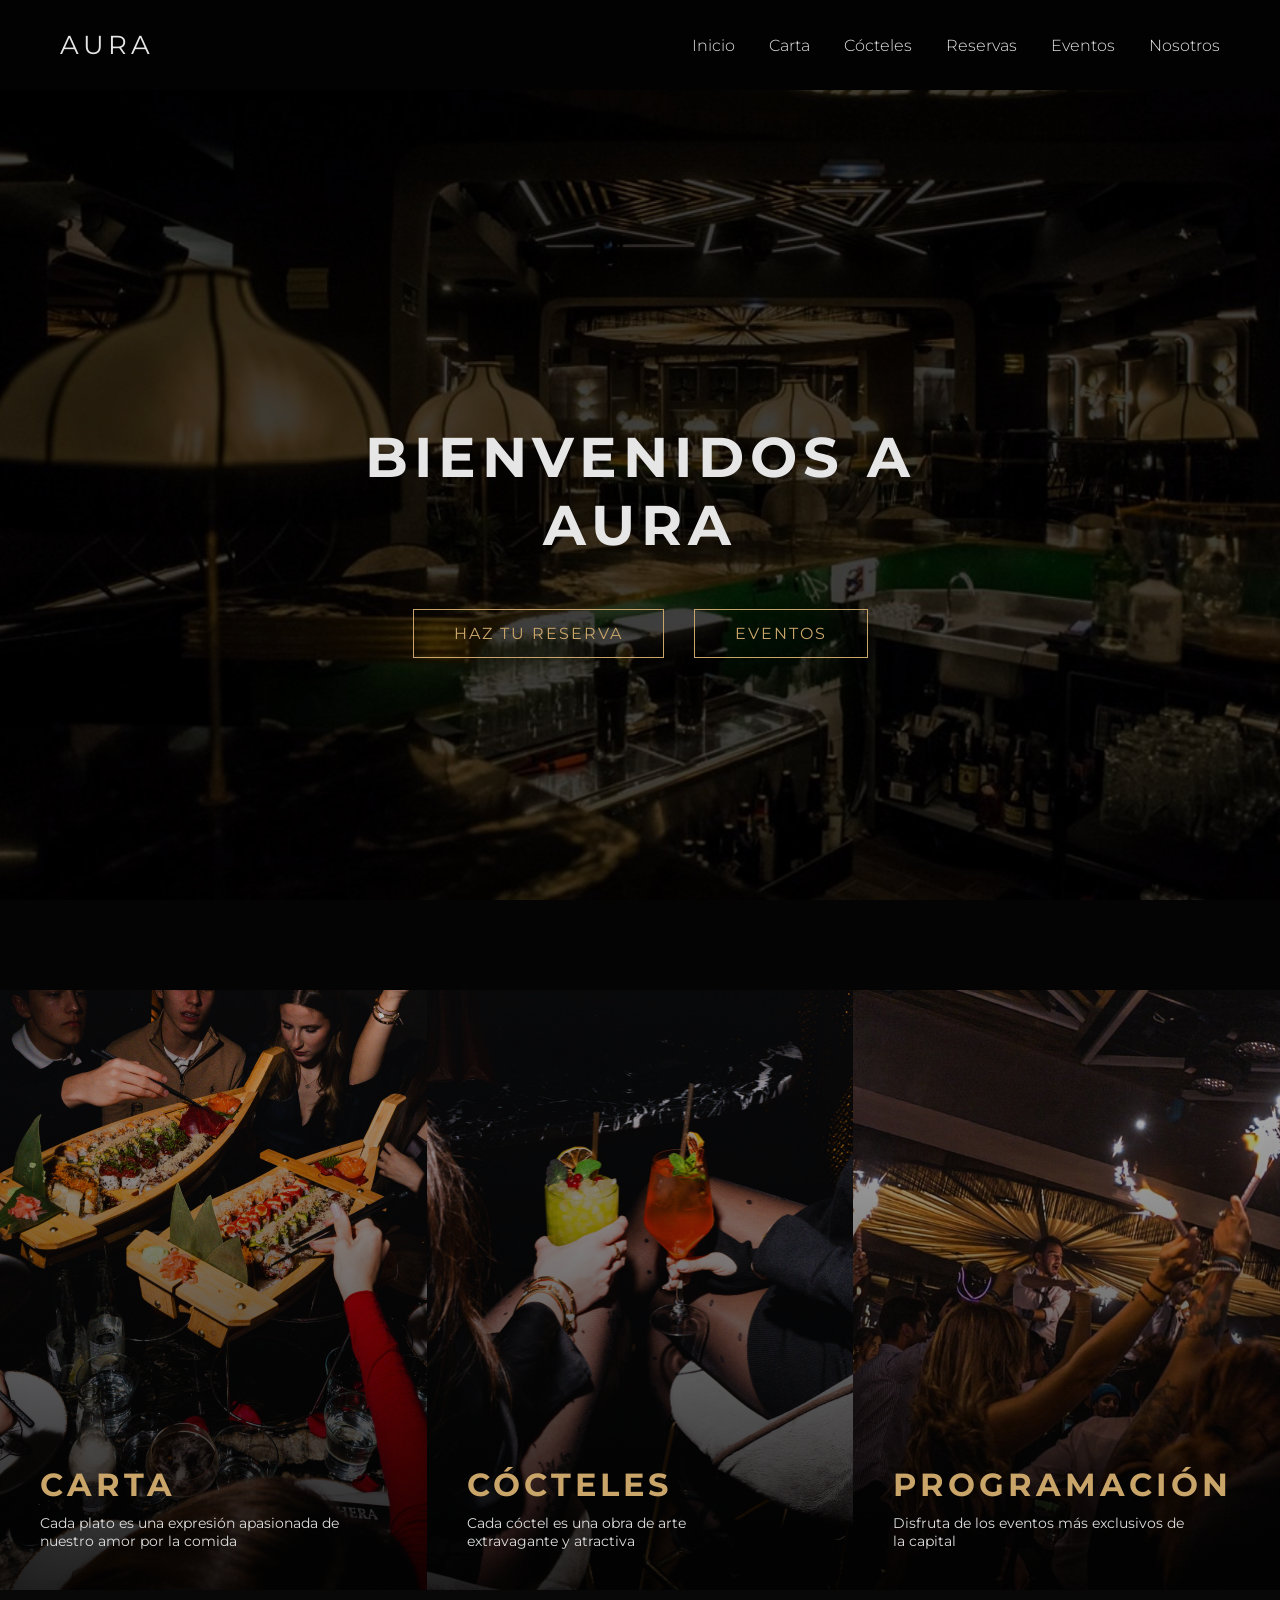
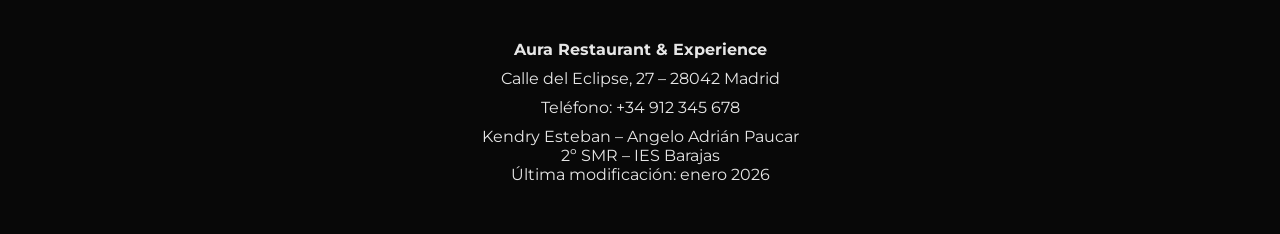
<file: index.html>
<!DOCTYPE html>
<html lang="es">
<head>
  <meta charset="UTF-8">
  <meta name="viewport" content="width=device-width, initial-scale=1.0">
  <title>AURA | Dinner & Dance</title>

  <link href="https://fonts.googleapis.com/css2?family=Montserrat:wght@300;400;600&display=swap" rel="stylesheet">

  <link rel="stylesheet" href="styles.css">
</head>
<!--
REPARTO DEL TRABAJO:
Kendry Esteban: index.html, carta.html, nosotros.html
Angelo Adrián Paucar: cocteles.html, eventos.html, reservas.html
-->

<body>

<header class="header">
  <div class="logo">AURA</div>
  <nav class="nav">
    <a href="index.html" class="activo">Inicio</a>
    <a href="carta.html">Carta</a>
    <a href="cócteles.html">Cócteles</a>
    <a href="reservas.html">Reservas</a>
    <a href="eventos.html">Eventos</a>
    <a href="nosotros.html">Nosotros</a>
  </nav>
</header>

<main>

<section class="hero">
  <div class="hero-overlay"></div>

  <div class="hero-content">
    <h1>BIENVENIDOS A<br>AURA</h1>

    <div class="hero-buttons">
      <a href="reservas.html" class="btn">HAZ TU RESERVA</a>
      <a href="eventos.html" class="btn btn-outline">EVENTOS</a>
    </div>
  </div>
</section>

<section class="destacados">

  <a href="carta.html" class="destacado">
    <img src="carta.jpg" alt="Carta AURA">
    <div class="overlay">
      <h3>CARTA</h3>
      <p>Cada plato es una expresión apasionada de nuestro amor por la comida</p>
    </div>
  </a>

  <a href="cócteles.html" class="destacado">
    <img src="cocteles.jpg" alt="Cócteles AURA">
    <div class="overlay">
      <h3>CÓCTELES</h3>
      <p>Cada cóctel es una obra de arte extravagante y atractiva</p>
    </div>
  </a>

  <a href="eventos.html" class="destacado">
    <img src="programacion.jpg" alt="Programación AURA">
    <div class="overlay">
      <h3>PROGRAMACIÓN</h3>
      <p>Disfruta de los eventos más exclusivos de la capital</p>
    </div>
  </a>

</section>

</main>

<footer class="footer">
  <div class="footer-info">
    <p><strong>Aura Restaurant & Experience</strong></p>
    <p>Calle del Eclipse, 27 – 28042 Madrid</p>
    <p>Teléfono: +34 912 345 678</p>
  </div>
  <p>
    Kendry Esteban – Angelo Adrián Paucar <br>
    2º SMR – IES Barajas <br>
    Última modificación: enero  2026
  </p>
</footer>

</body>
</html>
</file>
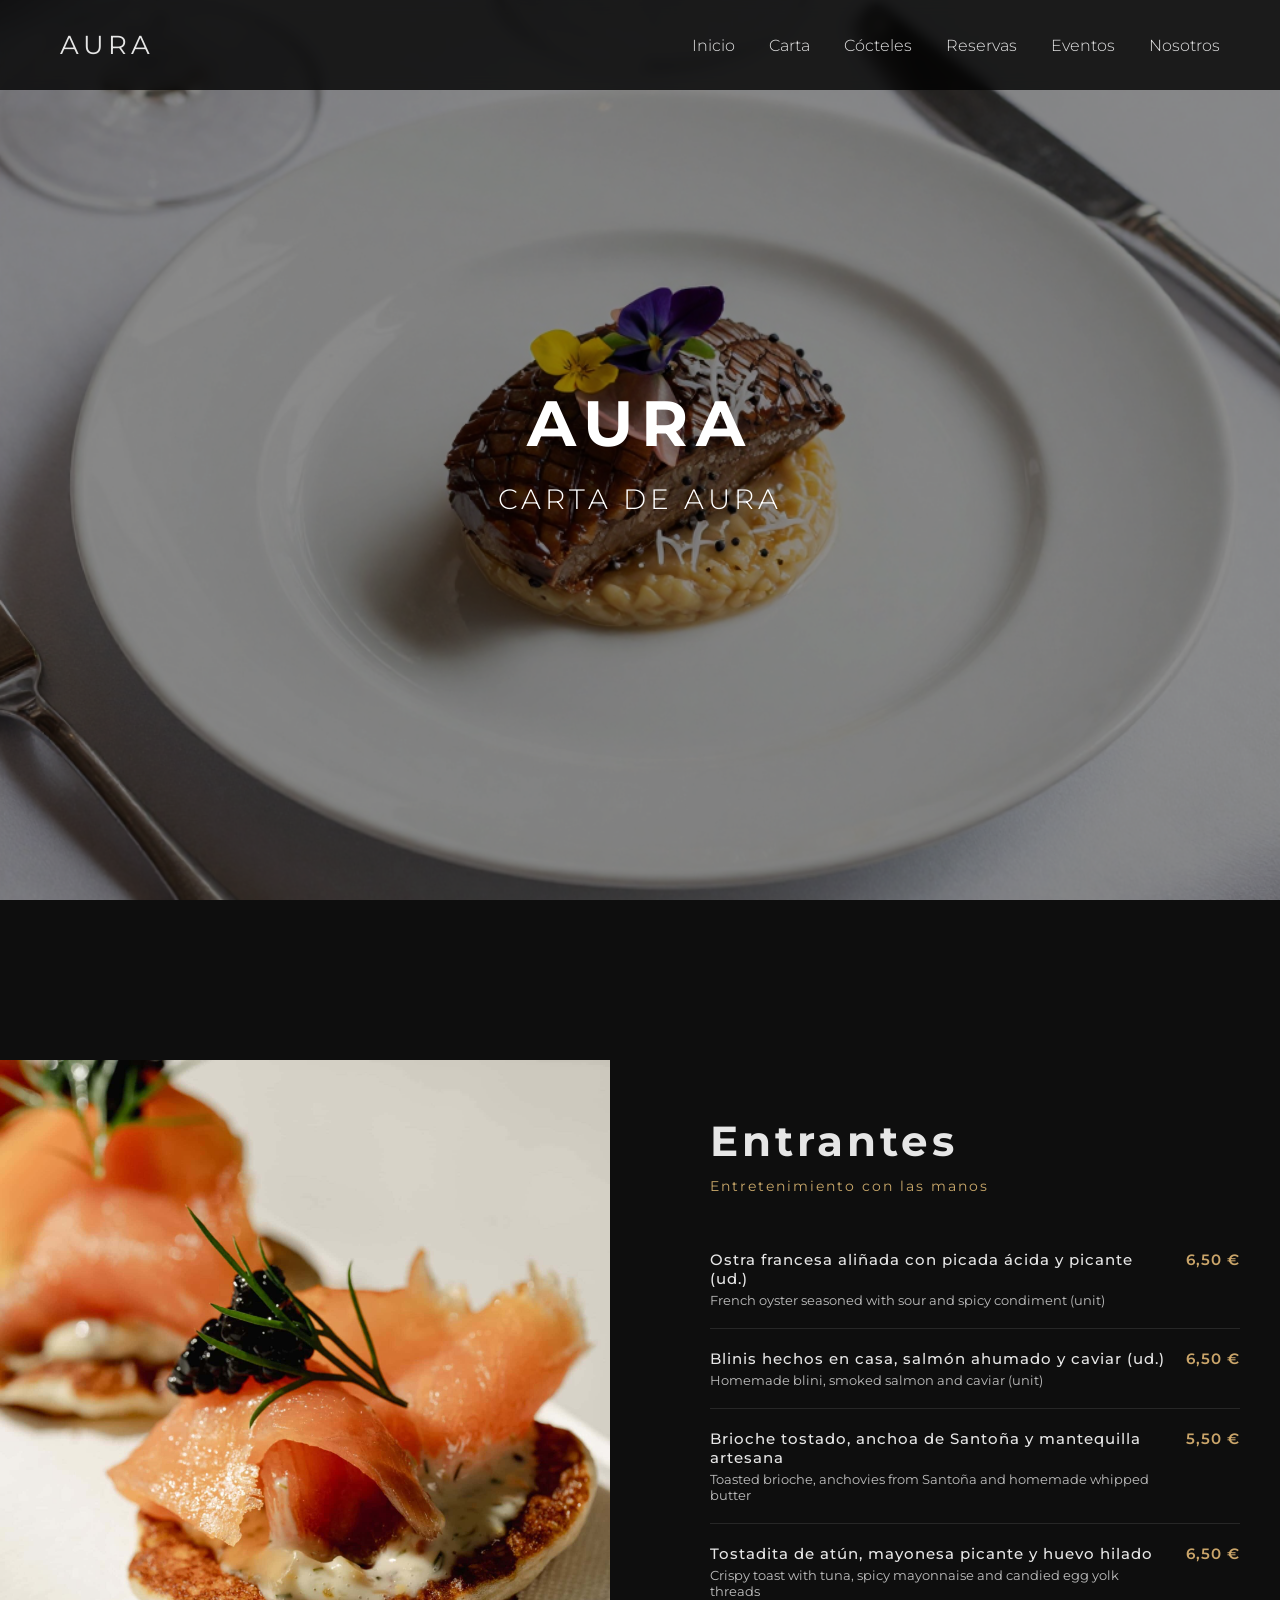
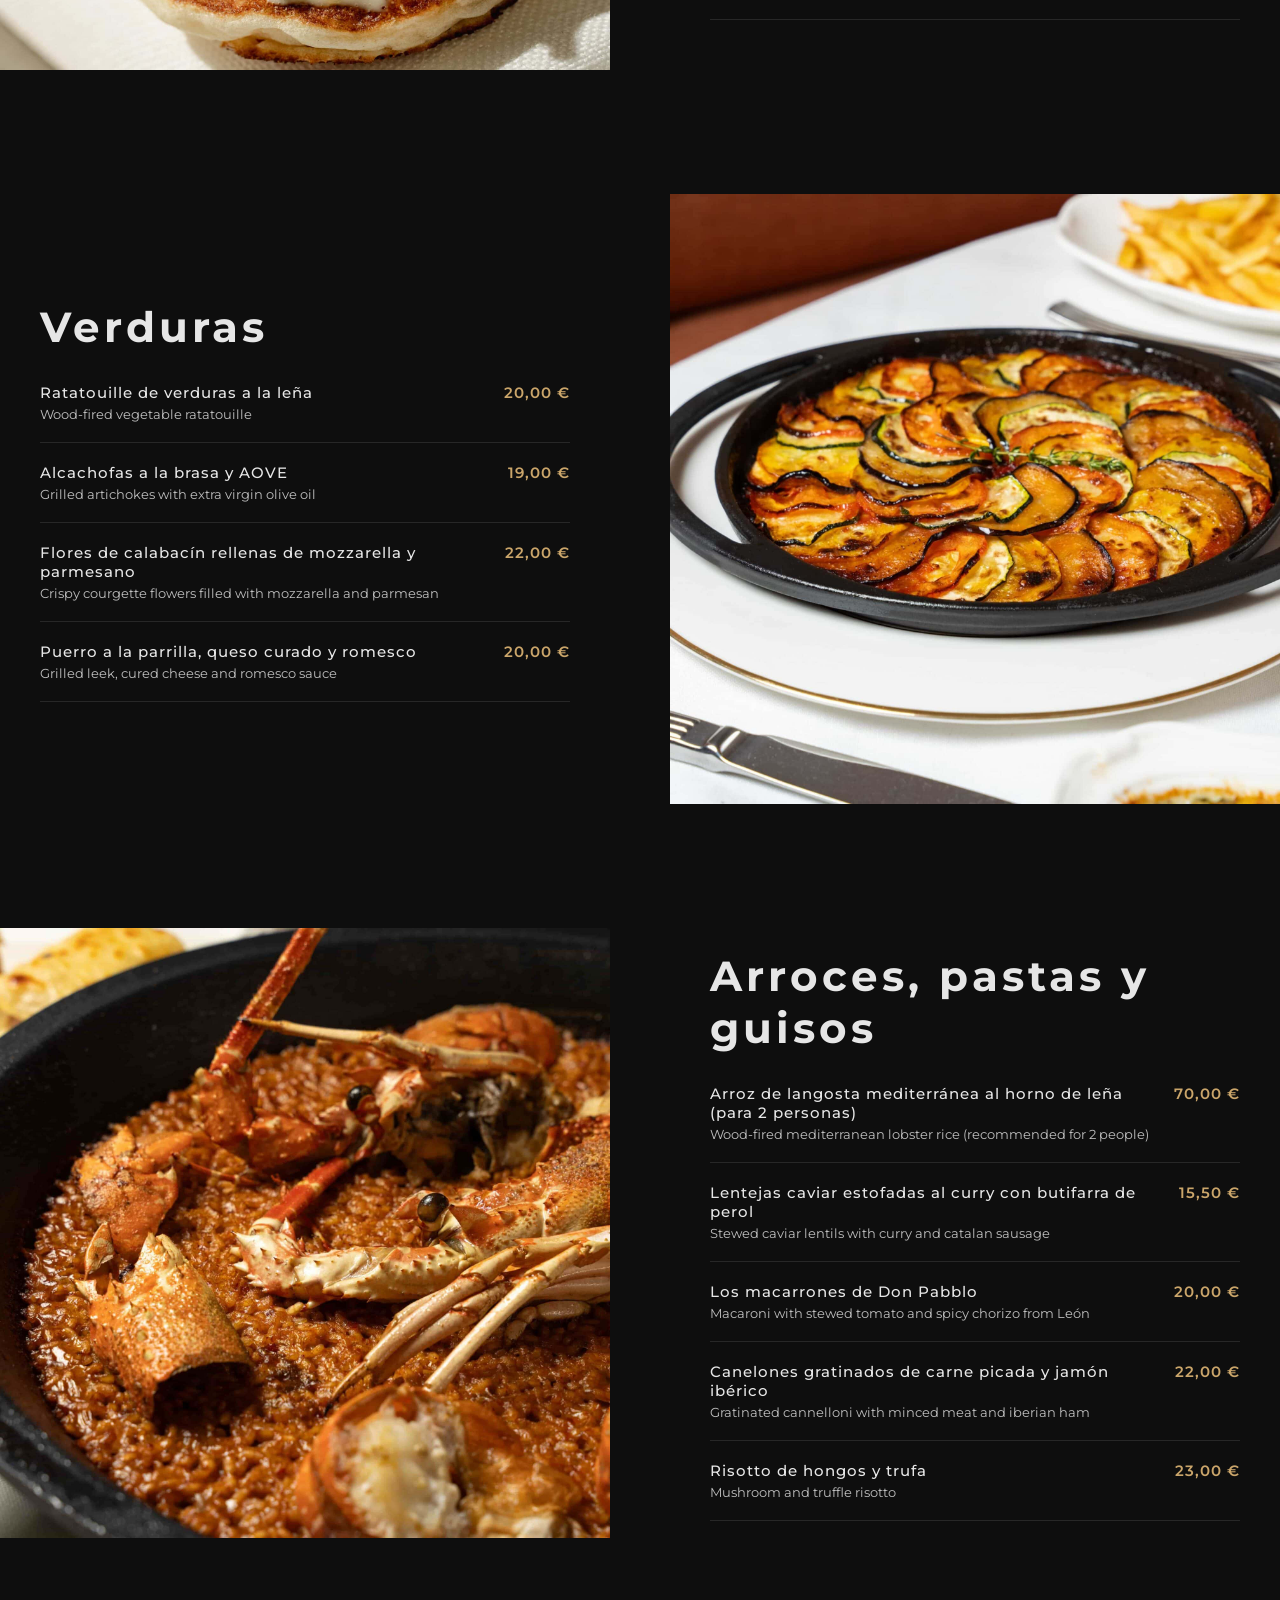
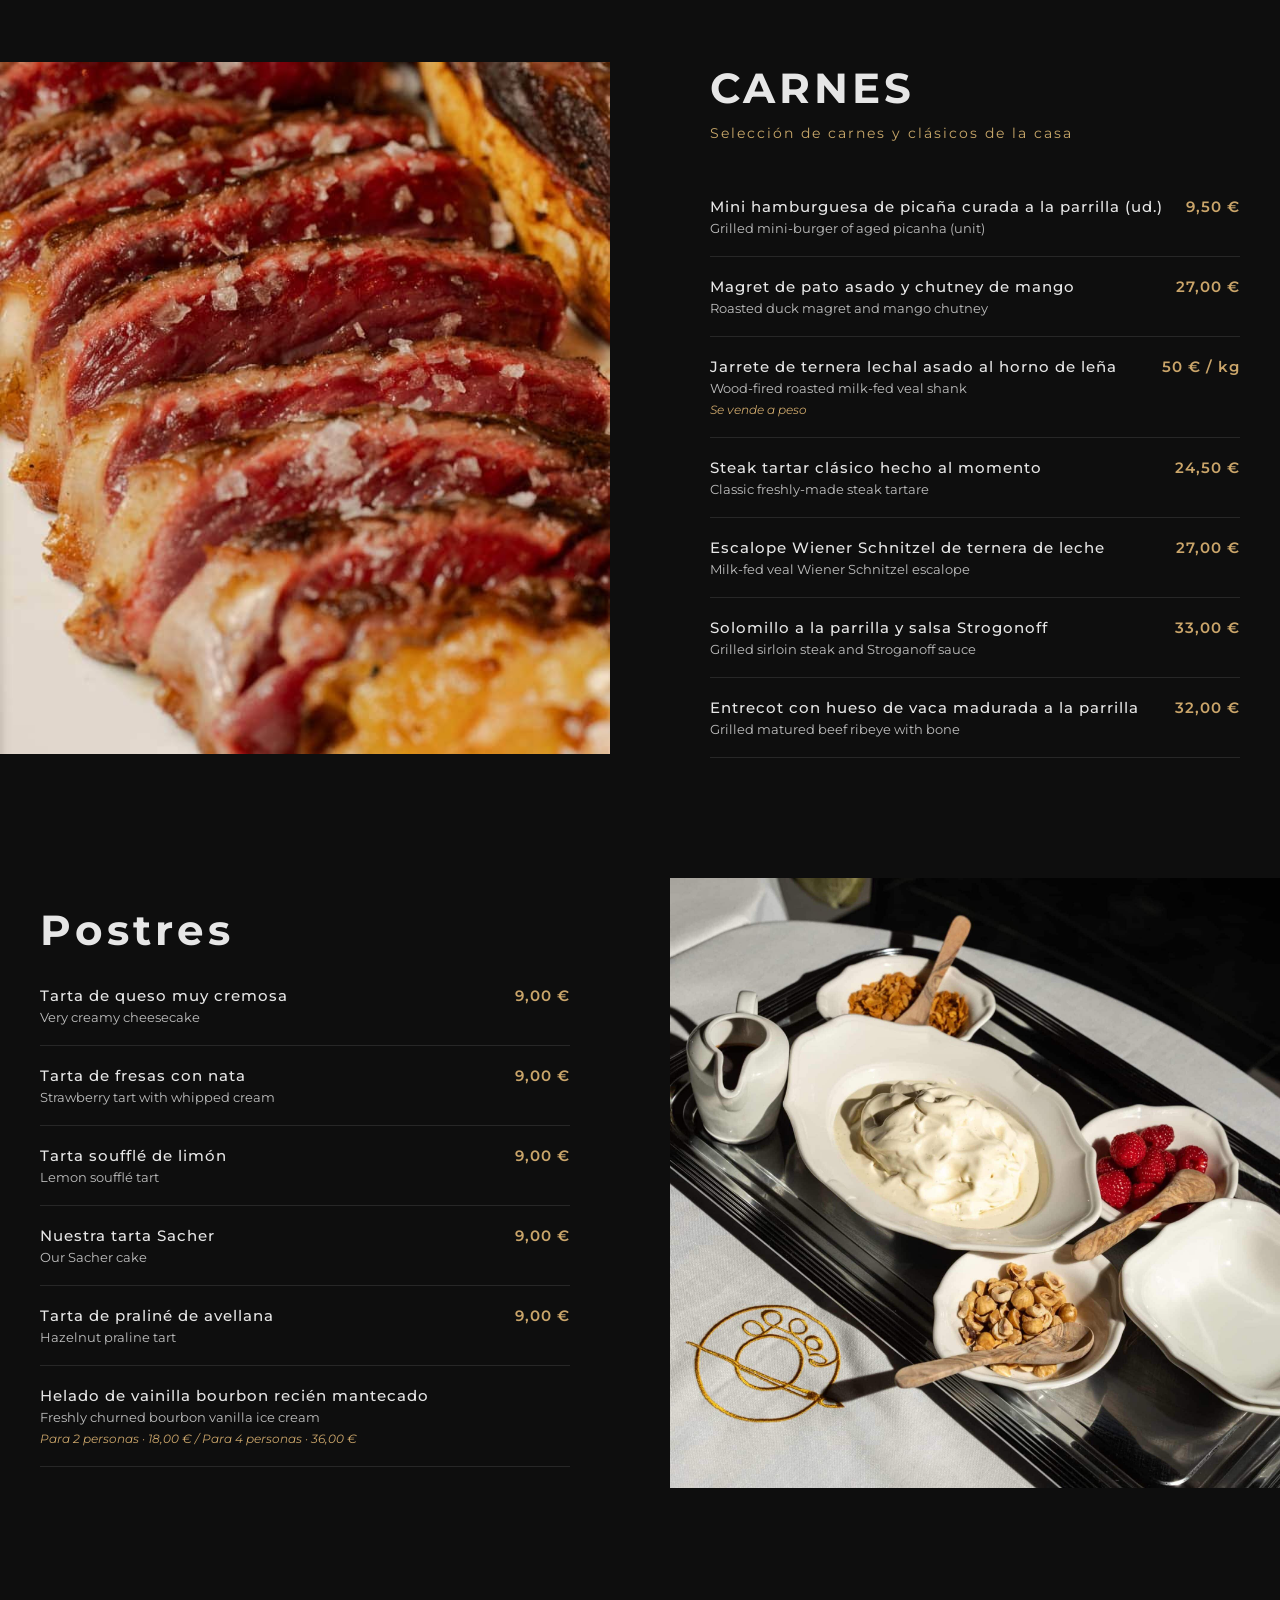
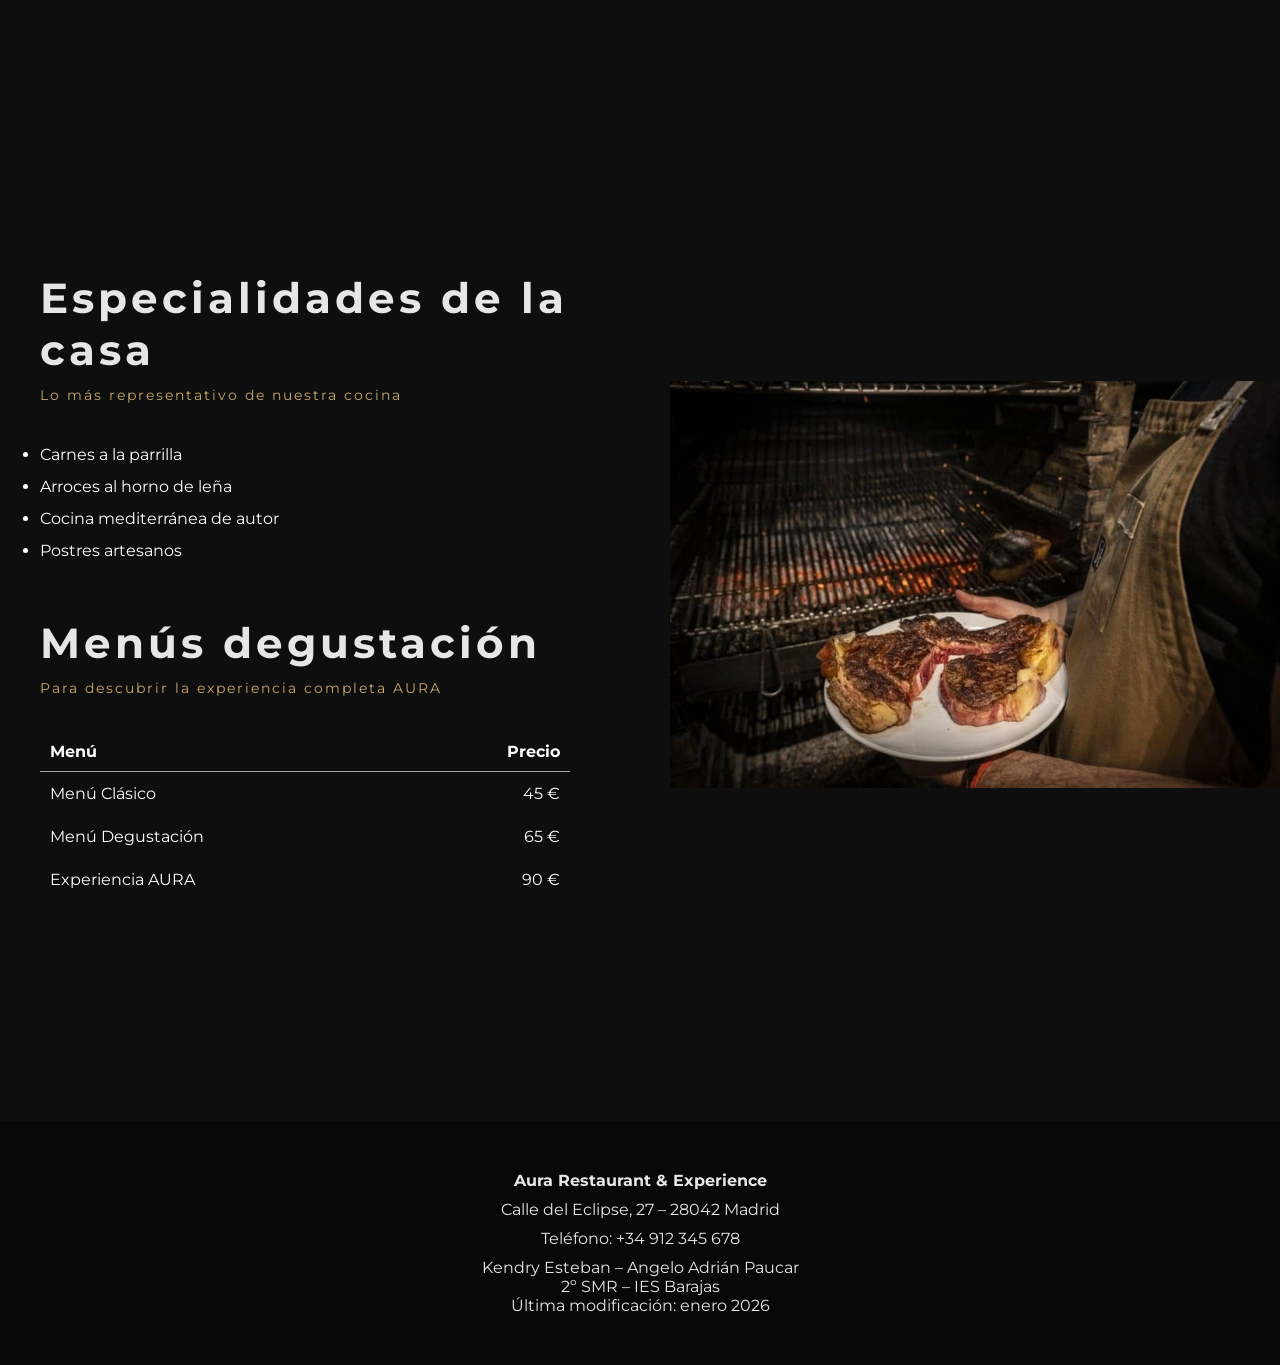
<file: carta.html>
<!DOCTYPE html>
<html lang="es">
<head>
  <meta charset="UTF-8" />
  <meta name="viewport" content="width=device-width, initial-scale=1.0" />
  <title>AURA - Carta</title>

  <link href="https://fonts.googleapis.com/css2?family=Montserrat:wght@300;400;600&display=swap" rel="stylesheet">
  
  <link rel="stylesheet" href="styles.css" />
</head>
<body>
 <header class="header">
  <div class="logo">AURA</div>
  <nav class="nav">
    <a href="index.html">Inicio</a>
    <a href="carta.html">Carta</a>
    <a href="cócteles.html">Cócteles</a>
    <a href="reservas.html">Reservas</a>
    <a href="eventos.html">Eventos</a>
    <a href="nosotros.html">Nosotros</a>

  </nav>
</header>
<section class="hero-carta">
  <div class="hero-overlay"></div>

  <div class="hero-text">
    <h1>AURA</h1>
    <h2>CARTA DE AURA</h2>

  </div>
</section>

  <section class="menu-page">
  <div class="menu-section">
    <div class="menu-image">
      <img src="entrantes.jpg" alt="Entrantes">
    </div>

    <div class="menu-content">
      <h2 class="menu-title">Entrantes</h2>
      <span class="menu-subtitle">Entretenimiento con las manos</span>

      <div class="menu-item">
        <div>
          <strong>Ostra francesa aliñada con picada ácida y picante (ud.)</strong>
          <p>French oyster seasoned with sour and spicy condiment (unit)</p>
        </div>
        <span>6,50 €</span>
      </div>

      <div class="menu-item">
        <div>
          <strong>Blinis hechos en casa, salmón ahumado y caviar (ud.)</strong>
          <p>Homemade blini, smoked salmon and caviar (unit)</p>
        </div>
        <span>6,50 €</span>
      </div>

      <div class="menu-item">
        <div>
          <strong>Brioche tostado, anchoa de Santoña y mantequilla artesana</strong>
          <p>Toasted brioche, anchovies from Santoña and homemade whipped butter</p>
        </div>
        <span>5,50 €</span>
      </div>

      <div class="menu-item">
        <div>
          <strong>Tostadita de atún, mayonesa picante y huevo hilado</strong>
          <p>Crispy toast with tuna, spicy mayonnaise and candied egg yolk threads</p>
        </div>
        <span>6,50 €</span>
      </div>
    </div>
  </div>
  <div class="menu-section reverse">
    <div class="menu-image">
      <img src="verduras.jpg" alt="Verduras">
    </div>

    <div class="menu-content">
      <h2 class="menu-title">Verduras</h2>

      <div class="menu-item">
        <div>
          <strong>Ratatouille de verduras a la leña</strong>
          <p>Wood-fired vegetable ratatouille</p>
        </div>
        <span>20,00 €</span>
      </div>

      <div class="menu-item">
        <div>
          <strong>Alcachofas a la brasa y AOVE</strong>
          <p>Grilled artichokes with extra virgin olive oil</p>
        </div>
        <span>19,00 €</span>
      </div>

      <div class="menu-item">
        <div>
          <strong>Flores de calabacín rellenas de mozzarella y parmesano</strong>
          <p>Crispy courgette flowers filled with mozzarella and parmesan</p>
        </div>
        <span>22,00 €</span>
      </div>

      <div class="menu-item">
        <div>
          <strong>Puerro a la parrilla, queso curado y romesco</strong>
          <p>Grilled leek, cured cheese and romesco sauce</p>
        </div>
        <span>20,00 €</span>
      </div>
    </div>
  </div>

  <div class="menu-section">
    <div class="menu-image">
      <img src="arroces.jpg" alt="Arroces y pastas">
    </div>

    <div class="menu-content">
      <h2 class="menu-title">Arroces, pastas y guisos</h2>

      <div class="menu-item">
        <div>
          <strong>Arroz de langosta mediterránea al horno de leña (para 2 personas)</strong>
          <p>Wood-fired mediterranean lobster rice (recommended for 2 people)</p>
        </div>
        <span>70,00 €</span>
      </div>

      <div class="menu-item">
        <div>
          <strong>Lentejas caviar estofadas al curry con butifarra de perol</strong>
          <p>Stewed caviar lentils with curry and catalan sausage</p>
        </div>
        <span>15,50 €</span>
      </div>

      <div class="menu-item">
        <div>
          <strong>Los macarrones de Don Pabblo</strong>
          <p>Macaroni with stewed tomato and spicy chorizo from León</p>
        </div>
        <span>20,00 €</span>
      </div>

      <div class="menu-item">
        <div>
          <strong>Canelones gratinados de carne picada y jamón ibérico</strong>
          <p>Gratinated cannelloni with minced meat and iberian ham</p>
        </div>
        <span>22,00 €</span>
      </div>

      <div class="menu-item">
        <div>
          <strong>Risotto de hongos y trufa</strong>
          <p>Mushroom and truffle risotto</p>
        </div>
        <span>23,00 €</span>
      </div>
    </div>
  </div>
<section class="menu-section">

  <div class="menu-image">
    <img src="carnes.jpg" alt="Carnes a la parrilla">
  </div>

  <div class="menu-content">
    <h2 class="menu-title">CARNES</h2>
    <span class="menu-subtitle">Selección de carnes y clásicos de la casa</span>

    <div class="menu-item">
      <div>
        <strong>Mini hamburguesa de picaña curada a la parrilla (ud.)</strong>
        <p>Grilled mini-burger of aged picanha (unit)</p>
      </div>
      <span>9,50 €</span>
    </div>

    <div class="menu-item">
      <div>
        <strong>Magret de pato asado y chutney de mango</strong>
        <p>Roasted duck magret and mango chutney</p>
      </div>
      <span>27,00 €</span>
    </div>

    <div class="menu-item">
      <div>
        <strong>Jarrete de ternera lechal asado al horno de leña</strong>
        <p>Wood-fired roasted milk-fed veal shank</p>
        <em>Se vende a peso</em>
      </div>
      <span>50 € / kg</span>
    </div>

    <div class="menu-item">
      <div>
        <strong>Steak tartar clásico hecho al momento</strong>
        <p>Classic freshly-made steak tartare</p>
      </div>
      <span>24,50 €</span>
    </div>

    <div class="menu-item">
      <div>
        <strong>Escalope Wiener Schnitzel de ternera de leche</strong>
        <p>Milk-fed veal Wiener Schnitzel escalope</p>
      </div>
      <span>27,00 €</span>
    </div>

    <div class="menu-item">
      <div>
        <strong>Solomillo a la parrilla y salsa Strogonoff</strong>
        <p>Grilled sirloin steak and Stroganoff sauce</p>
      </div>
      <span>33,00 €</span>
    </div>

    <div class="menu-item">
      <div>
        <strong>Entrecot con hueso de vaca madurada a la parrilla</strong>
        <p>Grilled matured beef ribeye with bone</p>
      </div>
      <span>32,00 €</span>
    </div>

  </div>
</section>

  <div class="menu-section reverse">
    <div class="menu-image">
      <img src="postres.jpg" alt="Postres">
    </div>

    <div class="menu-content">
      <h2 class="menu-title">Postres</h2>

      <div class="menu-item">
        <div>
          <strong>Tarta de queso muy cremosa</strong>
          <p>Very creamy cheesecake</p>
        </div>
        <span>9,00 €</span>
      </div>

      <div class="menu-item">
        <div>
          <strong>Tarta de fresas con nata</strong>
          <p>Strawberry tart with whipped cream</p>
        </div>
        <span>9,00 €</span>
      </div>

      <div class="menu-item">
        <div>
          <strong>Tarta soufflé de limón</strong>
          <p>Lemon soufflé tart</p>
        </div>
        <span>9,00 €</span>
      </div>

      <div class="menu-item">
        <div>
          <strong>Nuestra tarta Sacher</strong>
          <p>Our Sacher cake</p>
        </div>
        <span>9,00 €</span>
      </div>

      <div class="menu-item">
        <div>
          <strong>Tarta de praliné de avellana</strong>
          <p>Hazelnut praline tart</p>
        </div>
        <span>9,00 €</span>
      </div>

      <div class="menu-item">
        <div>
          <strong>Helado de vainilla bourbon recién mantecado</strong>
          <p>Freshly churned bourbon vanilla ice cream</p>
          <em>Para 2 personas · 18,00 € / Para 4 personas · 36,00 €</em>
        </div>
        <span></span>
      </div>
    </div>
  </div>

</section>
<section class="menu-page">

  <div class="menu-section reverse">
    <div class="menu-image">
      <img src="carnepa.jpg" alt="Especialidades AURA">
    </div>

    <div class="menu-content">
      <h2 class="menu-title">Especialidades de la casa</h2>
      <span class="menu-subtitle">Lo más representativo de nuestra cocina</span>

      <ul style="color: white; margin-top: 25px; line-height: 2;">
        <li>Carnes a la parrilla</li>
        <li>Arroces al horno de leña</li>
        <li>Cocina mediterránea de autor</li>
        <li>Postres artesanos</li>
      </ul>

      <h2 class="menu-title" style="margin-top:50px;">Menús degustación</h2>
      <span class="menu-subtitle">Para descubrir la experiencia completa AURA</span>

      <table style="width:100%; color:white; border-collapse: collapse; margin-top:25px;">
        <tr>
          <th style="border-bottom:1px solid #aaa; text-align:left; padding:10px;">Menú</th>
          <th style="border-bottom:1px solid #aaa; text-align:right; padding:10px;">Precio</th>
        </tr>
        <tr>
          <td style="padding:12px 10px;">Menú Clásico</td>
          <td style="padding:12px 10px; text-align:right;">45 €</td>
        </tr>
        <tr>
          <td style="padding:12px 10px;">Menú Degustación</td>
          <td style="padding:12px 10px; text-align:right;">65 €</td>
        </tr>
        <tr>
          <td style="padding:12px 10px;">Experiencia AURA</td>
          <td style="padding:12px 10px; text-align:right;">90 €</td>
        </tr>
      </table>

    </div>
  </div>

</section>

<footer class="footer">
  <div class="footer-info">
    <p><strong>Aura Restaurant & Experience</strong></p>
    <p>Calle del Eclipse, 27 – 28042 Madrid</p>
    <p>Teléfono: +34 912 345 678</p>
  </div>
   <p>
    Kendry Esteban – Angelo Adrián Paucar <br>
    2º SMR – IES Barajas <br>
    Última modificación: enero  2026
  </p>
</footer>
</body>
</html>
</file>
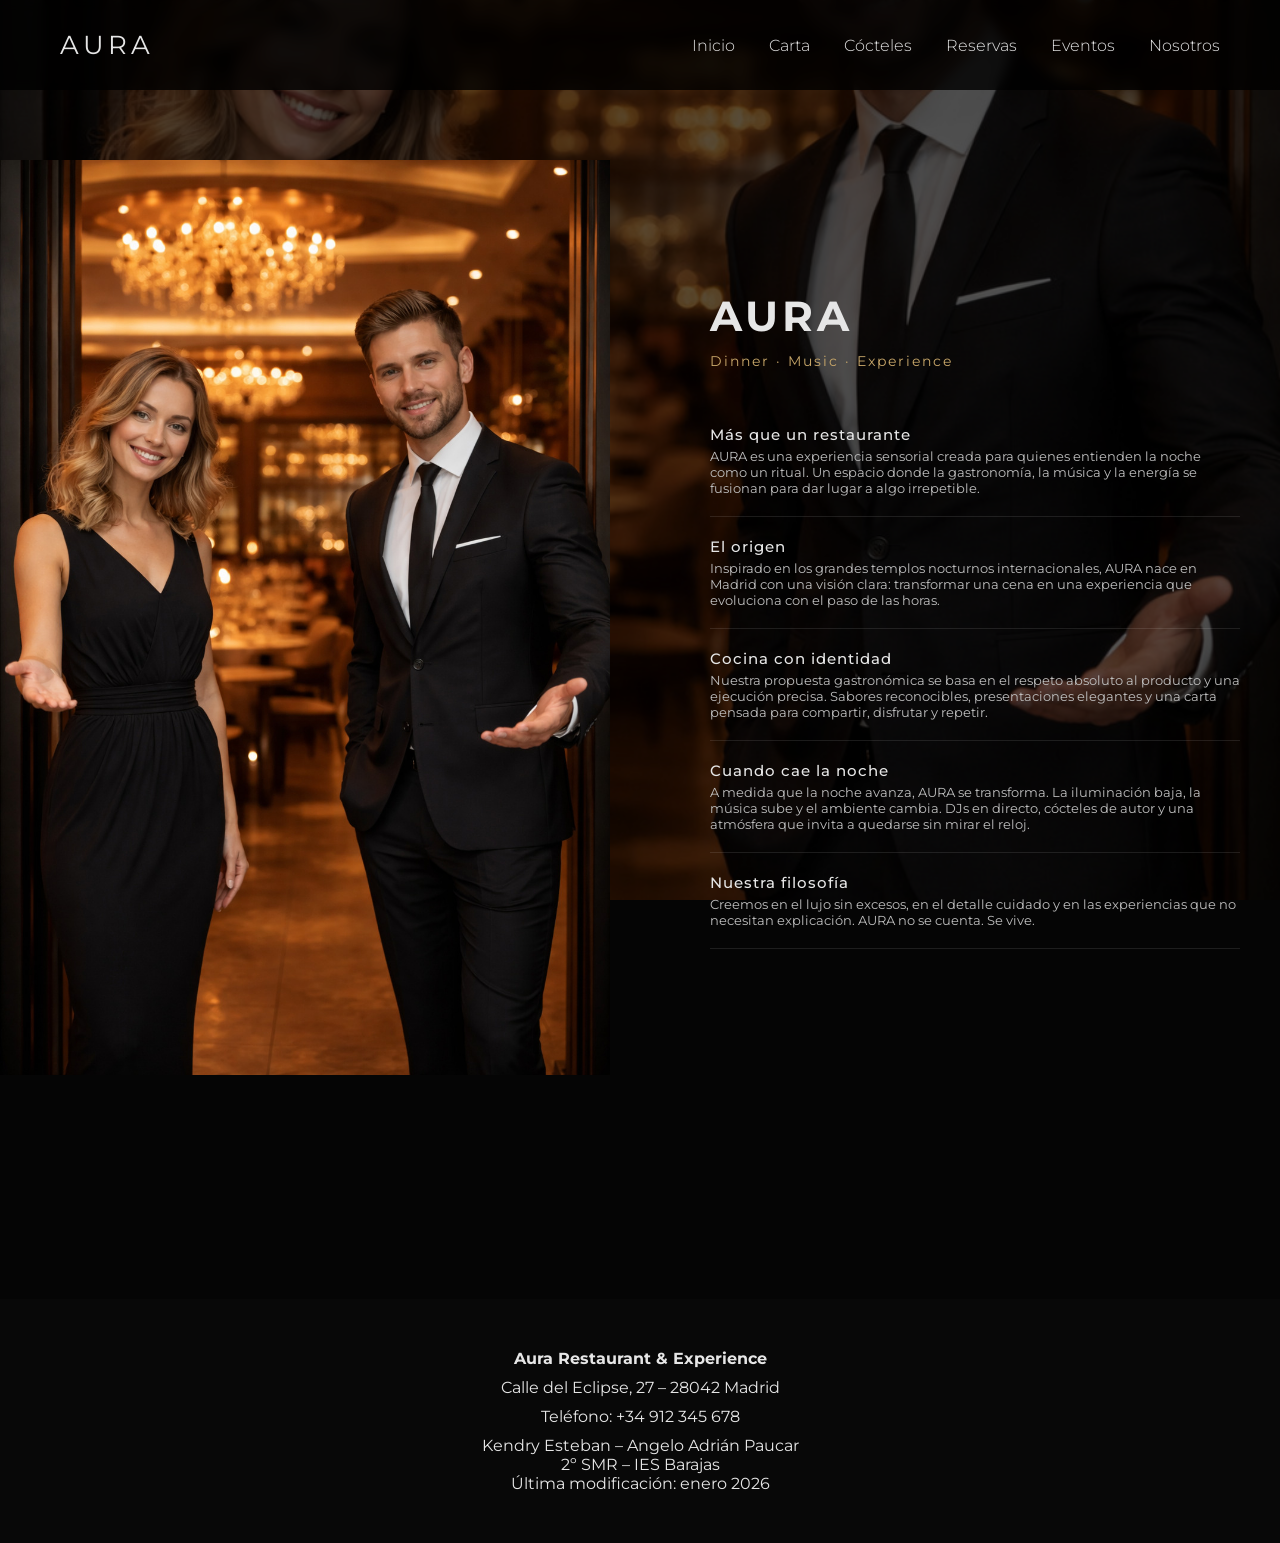
<file: nosotros.html>
<!DOCTYPE html>
<html lang="es">
<head>
  <meta charset="UTF-8" />
  <meta name="viewport" content="width=device-width, initial-scale=1.0" />
  <title>AURA - Nosotros</title>

  <link href="https://fonts.googleapis.com/css2?family=Montserrat:wght@300;400;600&display=swap" rel="stylesheet">

  <link rel="stylesheet" href="styles.css" />
</head>
<body>

<header class="header">
  <div class="logo">AURA</div>
  <nav class="nav">
    <a href="index.html">Inicio</a>
    <a href="carta.html">Carta</a>
    <a href="cocteles.html">Cócteles</a>
    <a href="reservas.html">Reservas</a>
    <a href="eventos.html">Eventos</a>
    <a href="nosotros.html">Nosotros</a>  
  </nav>
</header>

<section class="menu-page nosotros-page">

  <div class="menu-section">
    <div class="menu-image">
      <img src="bienvenida restaurante.jpg" alt="Experiencia nocturna en AURA">
    </div>

    <div class="menu-content">
      <h2 class="menu-title">AURA</h2>
      <span class="menu-subtitle">Dinner · Music · Experience</span>

      <div class="menu-item">
        <div>
          <strong>Más que un restaurante</strong>
          <p>
            AURA es una experiencia sensorial creada para quienes entienden
            la noche como un ritual. Un espacio donde la gastronomía,
            la música y la energía se fusionan para dar lugar a algo irrepetible.
          </p>
        </div>
      </div>

      <div class="menu-item">
        <div>
          <strong>El origen</strong>
          <p>
            Inspirado en los grandes templos nocturnos internacionales,
            AURA nace en Madrid con una visión clara: transformar una cena
            en una experiencia que evoluciona con el paso de las horas.
          </p>
        </div>
      </div>

      <div class="menu-item">
        <div>
          <strong>Cocina con identidad</strong>
          <p>
            Nuestra propuesta gastronómica se basa en el respeto absoluto
            al producto y una ejecución precisa. Sabores reconocibles,
            presentaciones elegantes y una carta pensada para compartir,
            disfrutar y repetir.
          </p>
        </div>
      </div>

      <div class="menu-item">
        <div>
          <strong>Cuando cae la noche</strong>
          <p>
            A medida que la noche avanza, AURA se transforma.
            La iluminación baja, la música sube y el ambiente cambia.
            DJs en directo, cócteles de autor y una atmósfera
            que invita a quedarse sin mirar el reloj.
          </p>
        </div>
      </div>

      <div class="menu-item">
        <div>
          <strong>Nuestra filosofía</strong>
          <p>
            Creemos en el lujo sin excesos, en el detalle cuidado
            y en las experiencias que no necesitan explicación.
            AURA no se cuenta. Se vive.
          </p>
        </div>
      </div>

    </div>
  </div>

</section>

<footer class="footer">
  <div class="footer-info">
    <p><strong>Aura Restaurant & Experience</strong></p>
    <p>Calle del Eclipse, 27 – 28042 Madrid</p>
    <p>Teléfono: +34 912 345 678</p>
  </div>
   <p>
    Kendry Esteban – Angelo Adrián Paucar <br>
    2º SMR – IES Barajas <br>
    Última modificación: enero  2026
  </p>
</footer>
</body>
</html>
</file>
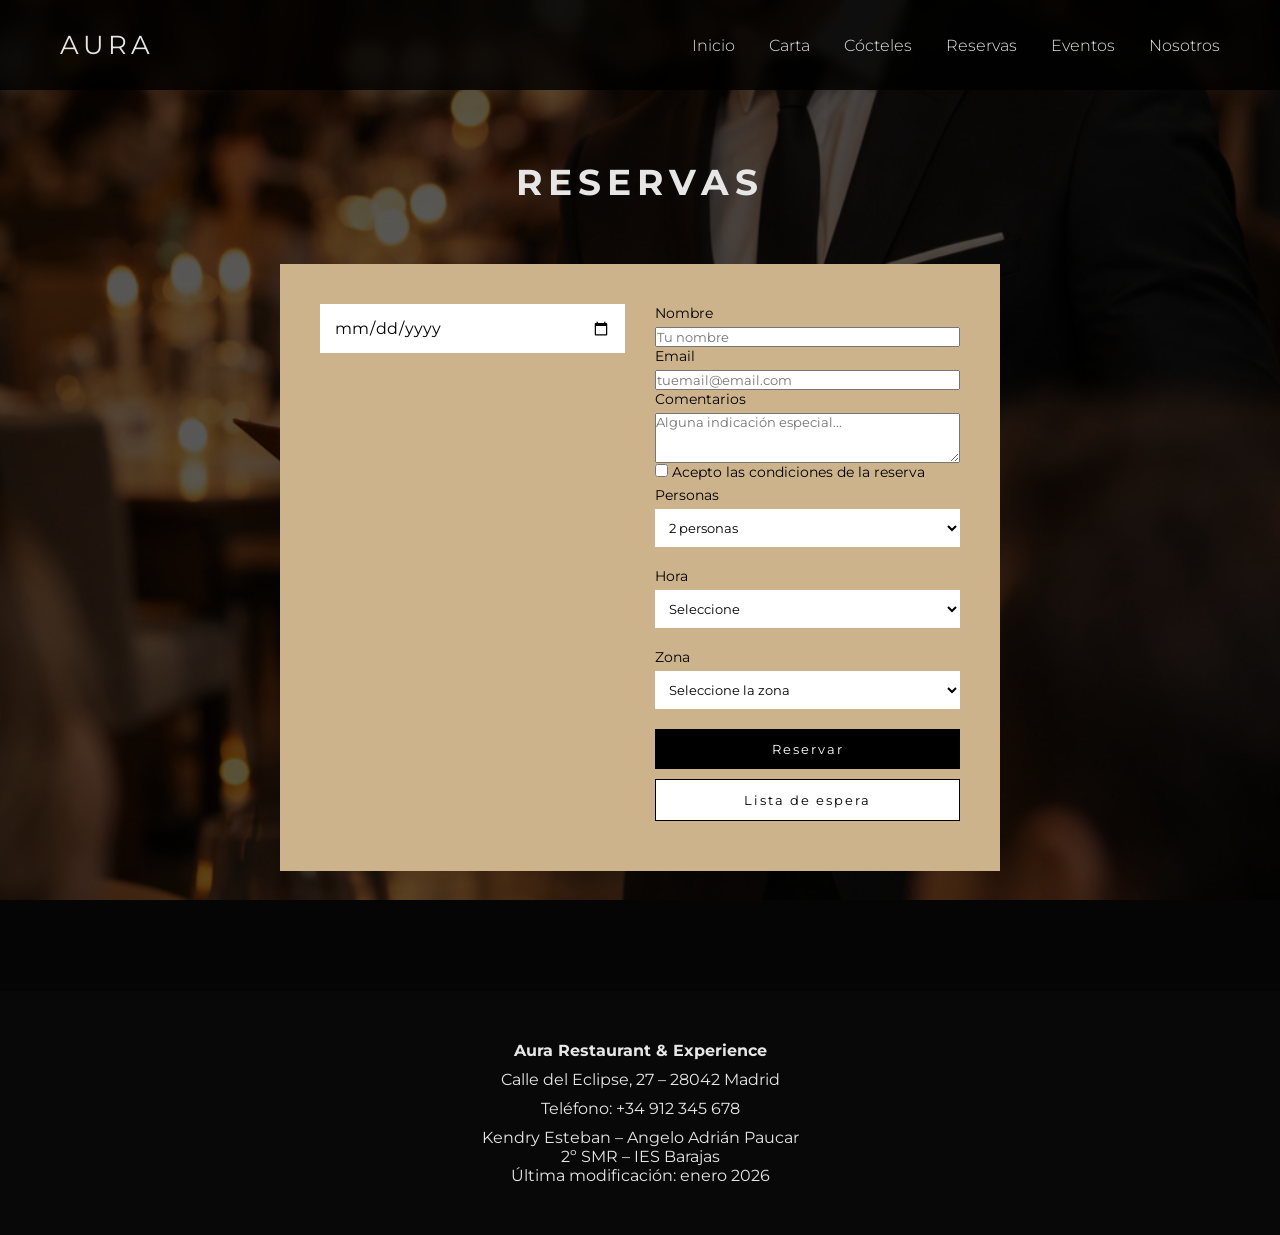
<file: reservas.html>
<!DOCTYPE html>
<html lang="es">
<head>
  <meta charset="UTF-8">
  <meta name="viewport" content="width=device-width, initial-scale=1.0">
  <title>Aura | Reservas</title>

  <link href="https://fonts.googleapis.com/css2?family=Montserrat:wght@300;400;600&display=swap" rel="stylesheet">
  <link rel="stylesheet" href="styles.css">
</head>
<body>

<header class="header">
  <div class="logo">AURA</div>
  <nav class="nav">
    <a href="index.html">Inicio</a>
    <a href="carta.html">Carta</a>
    <a href="cocteles.html">Cócteles</a>
    <a href="reservas.html" class="activo">Reservas</a>
    <a href="eventos.html">Eventos</a>
    <a href="nosotros.html">Nosotros</a>
  </nav>
</header>

<section class="reservas-page">
  <h1>RESERVAS</h1>

  <div class="reservas-box">
    
    <div class="calendario">
      <input type="date">
    </div>

    <form class="form-reservas">

      <!-- NUEVOS CAMPOS OBLIGATORIOS -->
      <label>Nombre</label>
      <input type="text" placeholder="Tu nombre" required>

      <label>Email</label>
      <input type="email" placeholder="tuemail@email.com" required>

      <label>Comentarios</label>
      <textarea placeholder="Alguna indicación especial..." rows="3"></textarea>

      <label>
        <input type="checkbox" required> Acepto las condiciones de la reserva
      </label>

      <!-- CAMPOS QUE YA TENÍAS -->
      <label>Personas</label>
      <select>
        <option>2 personas</option>
        <option>3 personas</option>
        <option>4 personas</option>
        <option>5 personas</option>
        <option>6 personas</option>
      </select>

      <label>Hora</label>
      <select>
        <option>Seleccione</option>
        <option>20:00</option>
        <option>20:30</option>
        <option>21:00</option>
        <option>21:30</option>
        <option>22:00</option>
      </select>

      <label>Zona</label>
      <select>
        <option>Seleccione la zona</option>
        <option>Sala principal</option>
        <option>Terraza</option>
        <option>Zona lounge</option>
      </select>

      <button type="submit">Reservar</button>
      <button type="button" class="espera">Lista de espera</button>
    </form>

  </div>
</section>

<footer class="footer">
  <div class="footer-info">
    <p><strong>Aura Restaurant & Experience</strong></p>
    <p>Calle del Eclipse, 27 – 28042 Madrid</p>
    <p>Teléfono: +34 912 345 678</p>
  </div>
  <p>
    Kendry Esteban – Angelo Adrián Paucar <br>
    2º SMR – IES Barajas <br>
    Última modificación: enero 2026
  </p>
</footer>

</body>
</html>
</file>
<file: styles.css>
* {
  margin: 0;
  padding: 0;
  box-sizing: border-box;
  font-family: 'Montserrat', sans-serif;
}

body {
  background-color: #0e0e0e;
  color: #e6e6e6;
}


.header {
  position: fixed;
  top: 0;
  width: 100%;
  height: 90px;
  padding: 0 60px;
  display: flex;
  justify-content: space-between;
  align-items: center;
  background: rgba(0, 0, 0, 0.8);
  backdrop-filter: blur(6px);
  z-index: 1000;
}

.logo {
  font-size: 26px;
  letter-spacing: 4px;
}

.nav a {
  color: #e6e6e6;
  margin-left: 30px;
  text-decoration: none;
  font-weight: 300;
}

.nav a:link {
  color: #e6e6e6;
  text-decoration: none;
}

.nav a:visited {
  color: #e6e6e6;
  text-decoration: none;
}

.nav a:active {
  color: #caa56a;
  text-decoration: none;
}


.hero {
  height: 100vh;
  margin-top: 90px;
  background-image: url("hero.jpg");
  background-size: cover;
  background-position: center;
  position: relative;
}

.hero::after {
  content: "";
  position: absolute;
  inset: 0;
  background: rgba(0, 0, 0, 0.55);
  pointer-events: none;
}

.hero-content {
  position: relative;
  z-index: 2;
  height: 100%;
  display: flex;
  flex-direction: column;
  justify-content: center;
  align-items: center;
  text-align: center;
  padding: 0 20px;
}

.hero h1 {
  font-size: 56px;
  letter-spacing: 6px;
  margin-bottom: 20px;
}

.hero p {
  max-width: 650px;
  font-size: 18px;
  margin-bottom: 40px;
}

.btn {
  padding: 14px 40px;
  border: 1px solid #caa56a;
  color: #caa56a;
  text-decoration: none;
  letter-spacing: 2px;
  transition: 0.3s;
}

.btn:hover {
  background: #caa56a;
  color: #000;
}

.presentacion {
  padding: 100px 20px;
  max-width: 900px;
  margin: auto;
  text-align: center;
}

.presentacion h2 {
  font-size: 32px;
  margin-bottom: 30px;
  letter-spacing: 3px;
}

.pagina {
  padding: 160px 20px 100px;
  text-align: center;
}

.lista {
  margin-top: 40px;
}

.box {
  background: #111;
  border-left: 4px solid #caa56a;
  padding: 20px;
  margin: 20px auto;
  width: 60%;
}

.reservas-page {
  padding-top: 160px;
  padding-bottom: 120px;
  text-align: center;
  position: relative;
  z-index: 1;
}

.reservas-page h1 {
  font-size: 36px;
  letter-spacing: 6px;
  margin-bottom: 60px;
}

.reservas-box {
  background-color: #cdb38b;
  max-width: 720px;
  margin: auto;
  padding: 40px;
  display: grid;
  grid-template-columns: 1fr 1fr;
  gap: 30px;
}

.calendario input {
  width: 100%;
  padding: 14px;
  font-size: 16px;
  border: none;
  background: #fff;
  color: #000;
}

.form-reservas {
  display: flex;
  flex-direction: column;
  text-align: left;
}

.form-reservas label {
  color: #000;
  font-size: 14px;
  margin-bottom: 5px;
}

.form-reservas select {
  padding: 10px;
  margin-bottom: 20px;
  border: none;
  background: #fff;
  color: #000;
}

.form-reservas button {
  padding: 12px;
  margin-bottom: 10px;
  cursor: pointer;
  letter-spacing: 2px;
  border: none;
}

.form-reservas button:first-of-type {
  background: #000;
  color: #fff;
}

.form-reservas .espera {
  background: #fff;
  color: #000;
  border: 1px solid #000;
}

.footer {
  background: #080808;
  padding: 50px 20px;
  text-align: center;
}

.footer-info p {
  margin-bottom: 10px;
}

.footer-copy {
  margin-top: 20px;
  font-size: 12px;
  color: #888;
}


@media (max-width: 768px) {
  .reservas-box {
    grid-template-columns: 1fr;
  }

  .box {
    width: 90%;
  }
}


.menu-page {
  padding: 160px 0 100px;
}

.menu-section {
  display: grid;
  grid-template-columns: 1fr 1fr;
  align-items: center;
  max-width: 1400px;
  margin: 0 auto 120px;
  gap: 60px;
}

.menu-section.reverse {
  direction: rtl;
}

.menu-section.reverse * {
  direction: ltr;
}

.menu-image img {
  width: 100%;
  height: auto;
  object-fit: cover;
}

.menu-content {
  padding: 0 40px;
}

.menu-title {
  font-size: 42px;
  letter-spacing: 4px;
  margin-bottom: 10px;
}

.menu-subtitle {
  display: block;
  color: #caa56a;
  letter-spacing: 2px;
  margin-bottom: 40px;
}

.menu-item {
  display: flex;
  justify-content: space-between;
  align-items: flex-start;
  border-bottom: 1px solid rgba(255,255,255,0.1);
  padding: 20px 0;
  gap: 20px;
}

.menu-item strong {
  font-weight: 500;
  font-size: 15px;
}

.menu-item p {
  font-size: 13px;
  color: #aaa;
  margin-top: 6px;
}

.menu-item em {
  font-size: 12px;
  color: #caa56a;
  display: block;
  margin-top: 6px;
}

.menu-item span {
  white-space: nowrap;
  font-size: 15px;
  color: #caa56a;
}

.eventos {
  background-color: #0b0b0b;
  padding: 100px 8%;
  color: #fff;
}

.eventos-header {
  text-align: center;
  margin-bottom: 60px;
}

.eventos-header h2 {
  font-size: 42px;
  letter-spacing: 4px;
  font-weight: 600;
}

.eventos-header p {
  margin-top: 10px;
  font-size: 15px;
  color: #b3b3b3;
}

.eventos-grid {
  display: grid;
  grid-template-columns: repeat(auto-fit, minmax(280px, 1fr));
  gap: 30px;
}

.evento {
  position: relative;
  overflow: hidden;
  cursor: pointer;
}

.evento img {
  width: 100%;
  height: 420px;
  object-fit: cover;
  transition: transform 0.6s ease;
}

.evento::after {
  content: "";
  position: absolute;
  inset: 0;
  background: linear-gradient(
    to top,
    rgba(0,0,0,0.85),
    rgba(0,0,0,0.2)
  );
}

.evento-info {
  position: absolute;
  bottom: 30px;
  left: 30px;
  right: 30px;
  z-index: 2;
}

.evento-fecha {
  font-size: 12px;
  letter-spacing: 2px;
  color: #c9a86a;
}

.evento-info h3 {
  margin: 10px 0;
  font-size: 26px;
  letter-spacing: 2px;
}

.evento-info p {
  font-size: 14px;
  color: #d0d0d0;
  line-height: 1.6;
}

.evento:hover img {
  transform: scale(1.08);
}

.menu-subtitle {
  display: block;
  margin-bottom: 35px;
  font-size: 14px;
  letter-spacing: 2px;
  color: #c9a86a;
}

.menu-item strong {
  letter-spacing: 1px;
}

.menu-item p {
  margin-top: 4px;
  font-size: 13px;
  color: #bfbfbf;
}

.menu-item span {
  font-weight: 600;
  letter-spacing: 1px;
}


/* RESPONSIVE */
@media (max-width: 900px) {
  .menu-section {
    grid-template-columns: 1fr;
  }

  .menu-content {
    padding: 20px;
  }
}


.hero-carta {
  height: 100vh;
  background-image: url("hero-carta.jpg"); 
  background-size: cover;
  background-position: center;
  position: relative;
  display: flex;
  align-items: center;
  justify-content: center;
}

.hero-overlay {
  position: absolute;
  inset: 0;
  background: rgba(0,0,0,0.45);
}

.hero-text {
  position: relative;
  text-align: center;
  color: #fff;
  z-index: 2;
}

.hero-text h1 {
  font-size: 64px;
  letter-spacing: 8px;
  margin-bottom: 20px;
}

.hero-text h2 {
  font-size: 28px;
  letter-spacing: 4px;
  font-weight: 300;
}

.scroll-indicator {
  margin-top: 80px;
  display: flex;
  flex-direction: column;
  align-items: center;
  color: #ff6a00;
  font-size: 14px;
  letter-spacing: 2px;
}

.scroll-indicator .line {
  width: 2px;
  height: 60px;
  background: #ff6a00;
  margin-top: 10px;
}

@media (max-width: 768px) {
  .hero-text h1 {
    font-size: 44px;
  }

  .hero-text h2 {
    font-size: 20px;
  }
}


.hero {
  background-attachment: fixed; 
}

.hero-buttons {
  display: flex;
  gap: 30px;
  margin-top: 30px;
}

.btn-outline {
  background: transparent;
  border: 1px solid #caa56a;
  color: #caa56a;
}

.btn-outline:hover {
  background: #caa56a;
  color: #000;
}

.destacados {
  display: grid;
  grid-template-columns: repeat(3, 1fr);
  width: 100%;
}

.destacado {
  position: relative;
  height: 600px;
  overflow: hidden;
}

.destacado img {
  width: 100%;
  height: 100%;
  object-fit: cover;
  transition: transform 0.6s ease;
}

.destacado:hover img {
  transform: scale(1.1);
}

.destacado .overlay {
  position: absolute;
  inset: 0;
  background: linear-gradient(
    to top,
    rgba(0,0,0,0.85),
    rgba(0,0,0,0.2)
  );
  display: flex;
  flex-direction: column;
  justify-content: flex-end;
  padding: 40px;
}

.destacado h3 {
  font-size: 32px;
  letter-spacing: 4px;
  color: #caa56a;
  margin-bottom: 10px;
}

.destacado p {
  font-size: 14px;
  color: #ddd;
  max-width: 300px;
}


@media (max-width: 900px) {
  .destacados {
    grid-template-columns: 1fr;
  }

  .destacado {
    height: 400px;
  }

  .hero-buttons {
    flex-direction: column;
  }
}

.reservas-page {
  position: relative;
  background-image: url("imagen\ reservas.jpg");
  background-size: cover;
  background-position: center;
  background-attachment: fixed;
}

.reservas-page::after {
  content: "";
  position: absolute;
  inset: 0;
  background: rgba(0,0,0,0.65);
  z-index: 0;
}

.reservas-page > * {
  position: relative;
  z-index: 1;
}

.nosotros-page {
  position: relative;
  min-height: 100vh;
  background-image: url("bienvenida\ restaurante.jpg");
  background-size: cover;
  background-position: center;
  background-attachment: fixed;
}

.nosotros-page::after {
  content: "";
  position: absolute;
  inset: 0;
  background: rgba(0, 0, 0, 0.65);
  z-index: 0;
}

.nosotros-page .menu-section {
  position: relative;
  z-index: 1;
}
</file>
